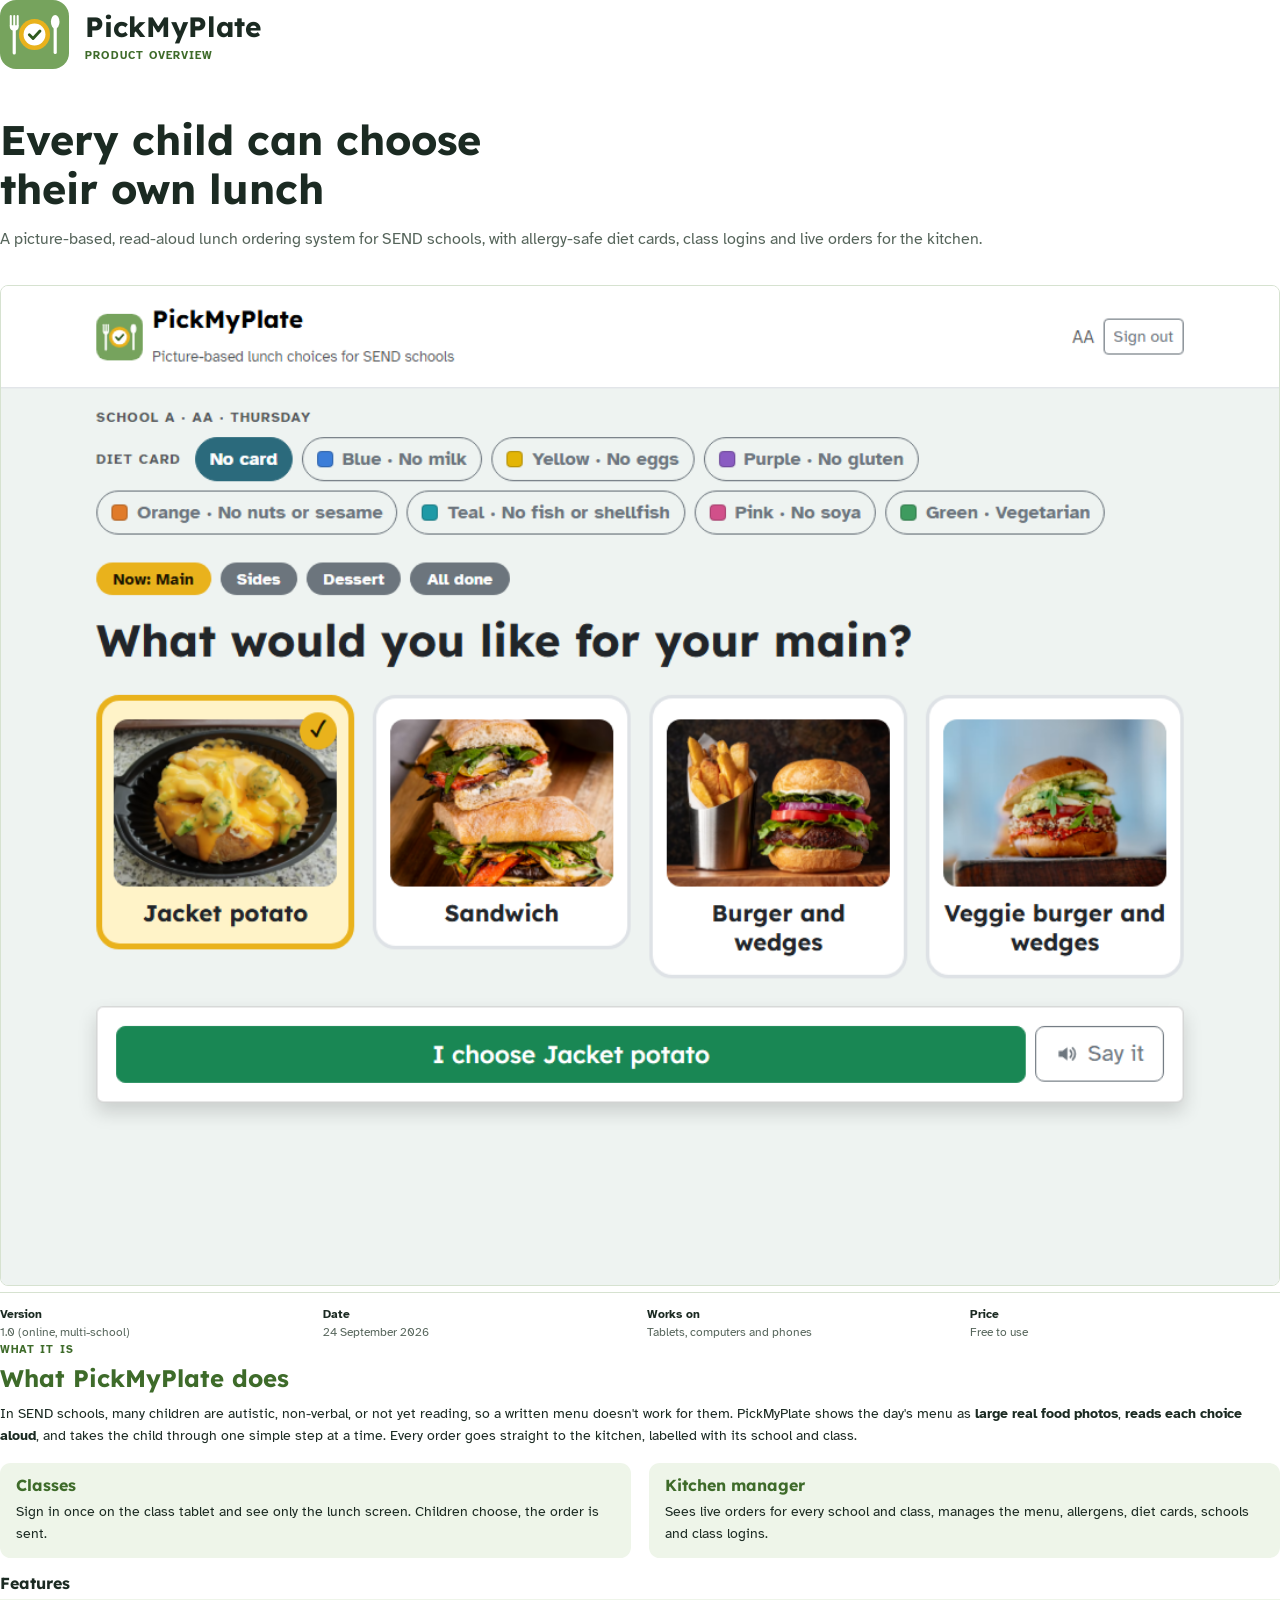
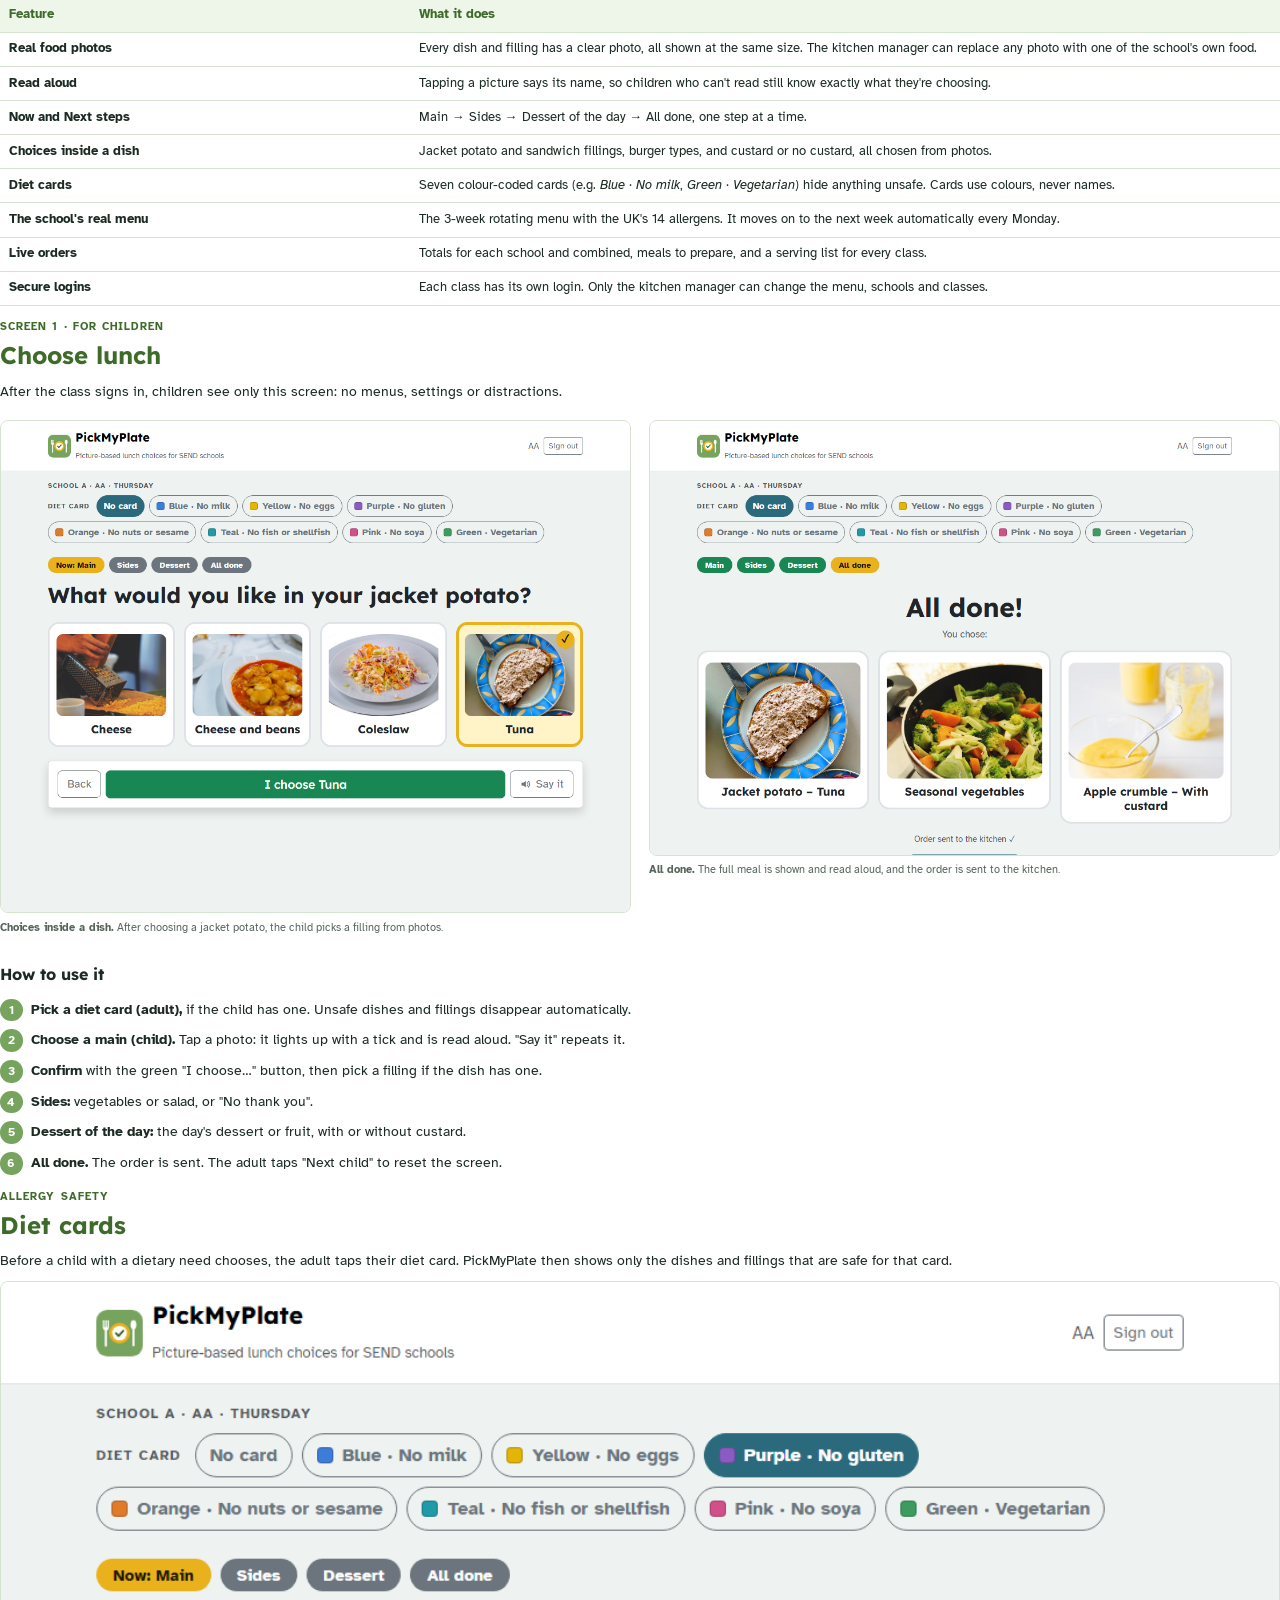
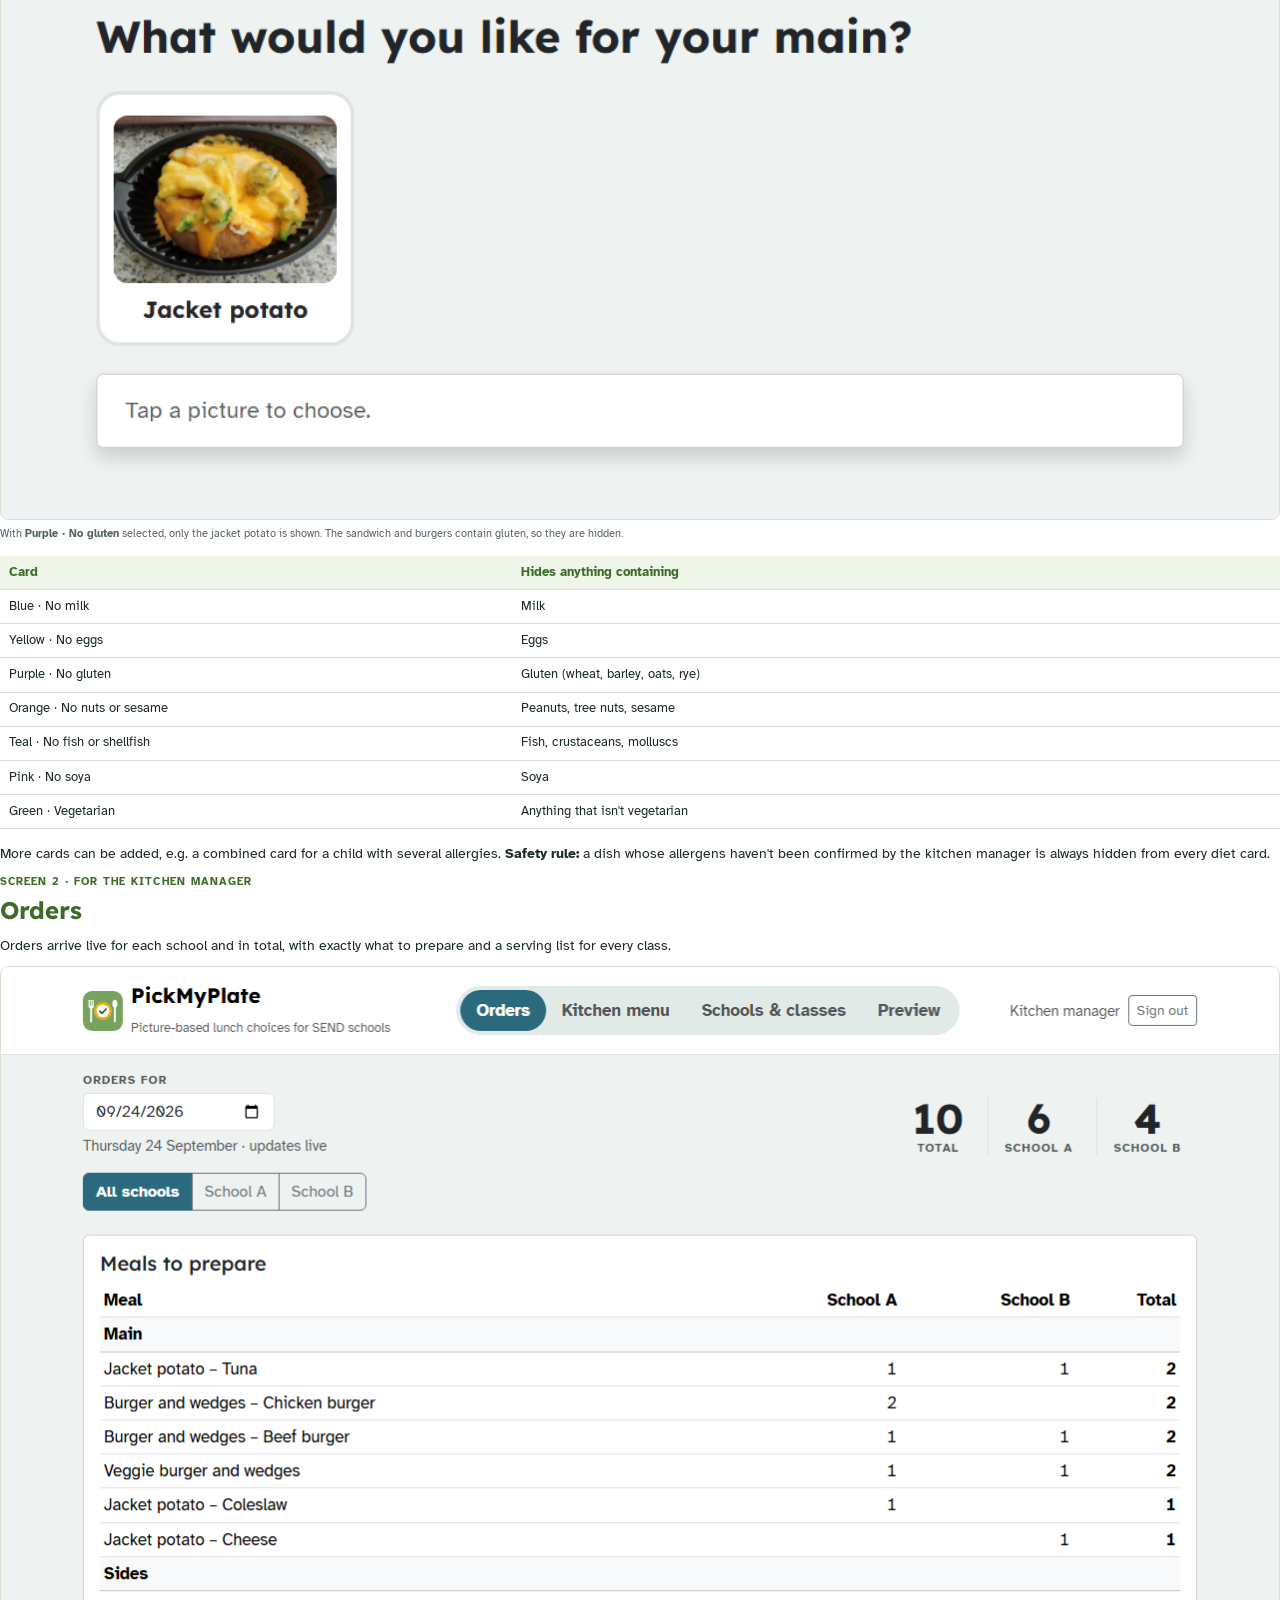
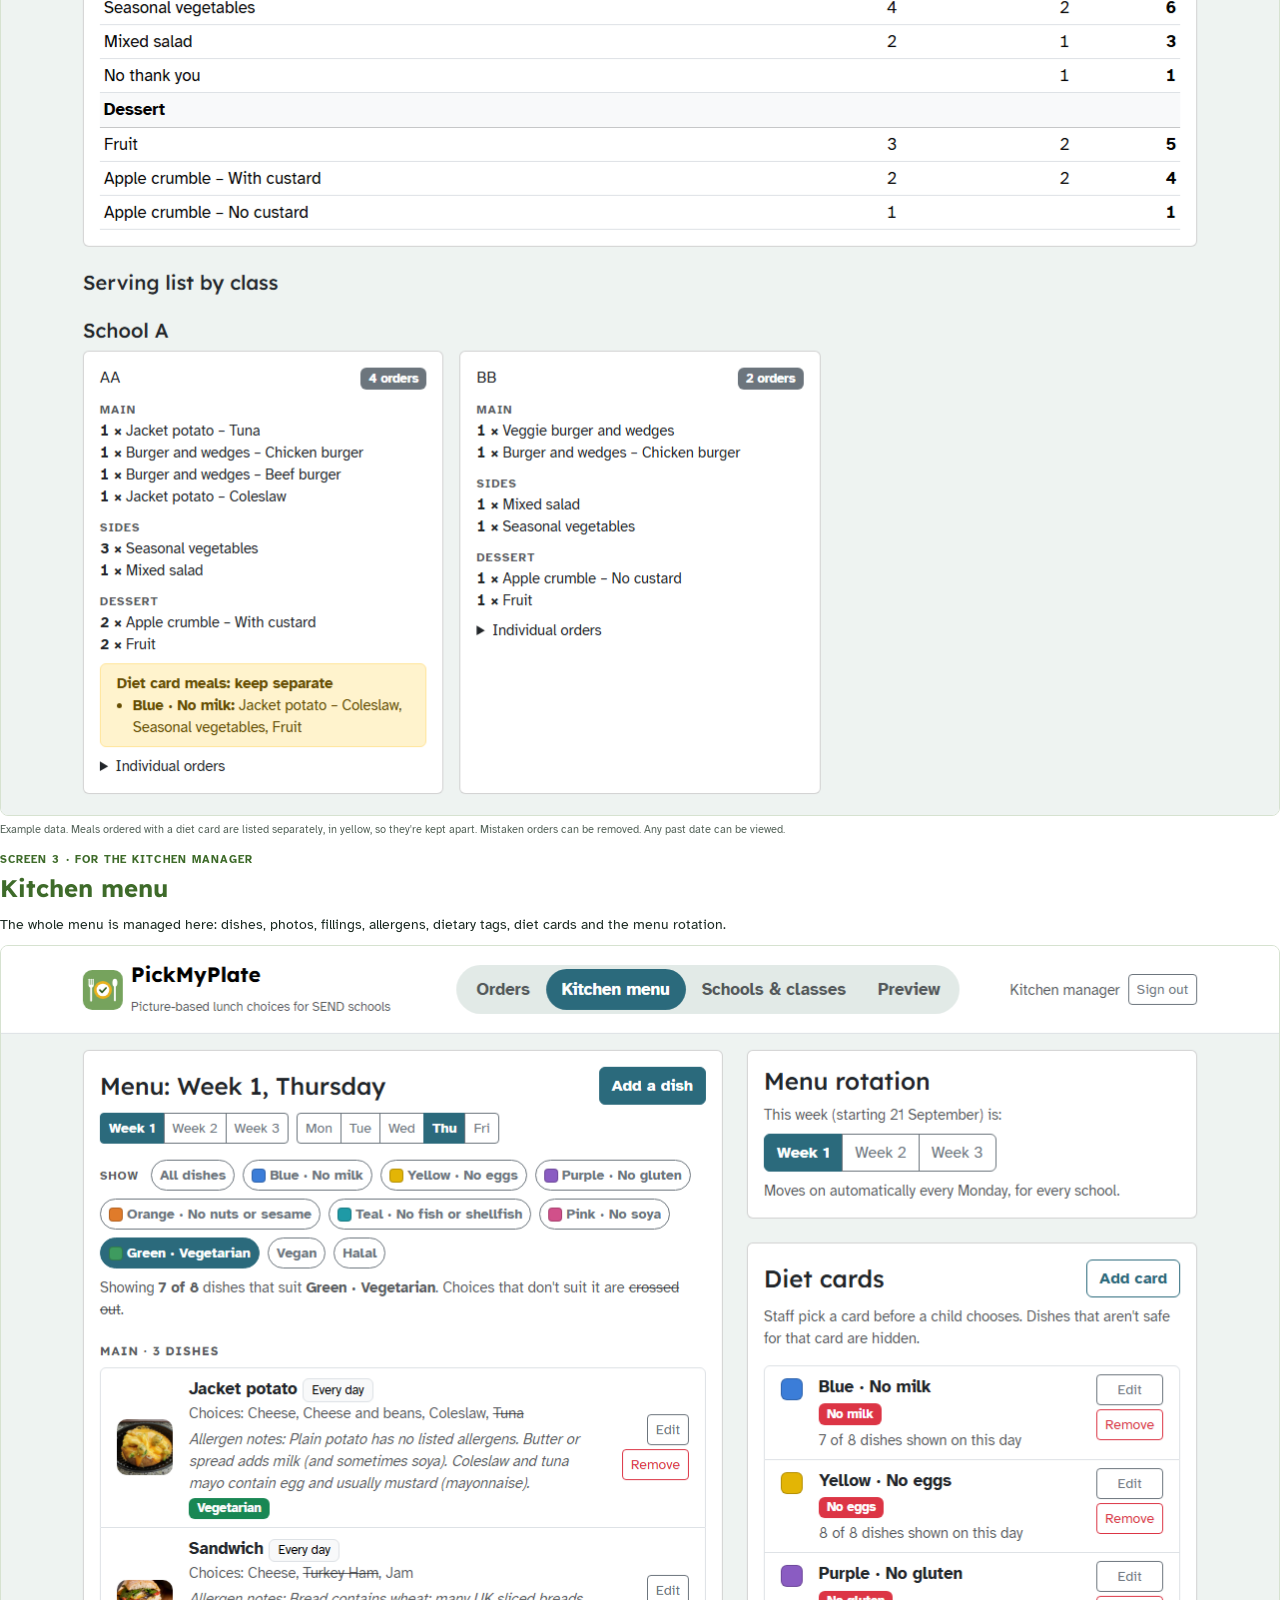
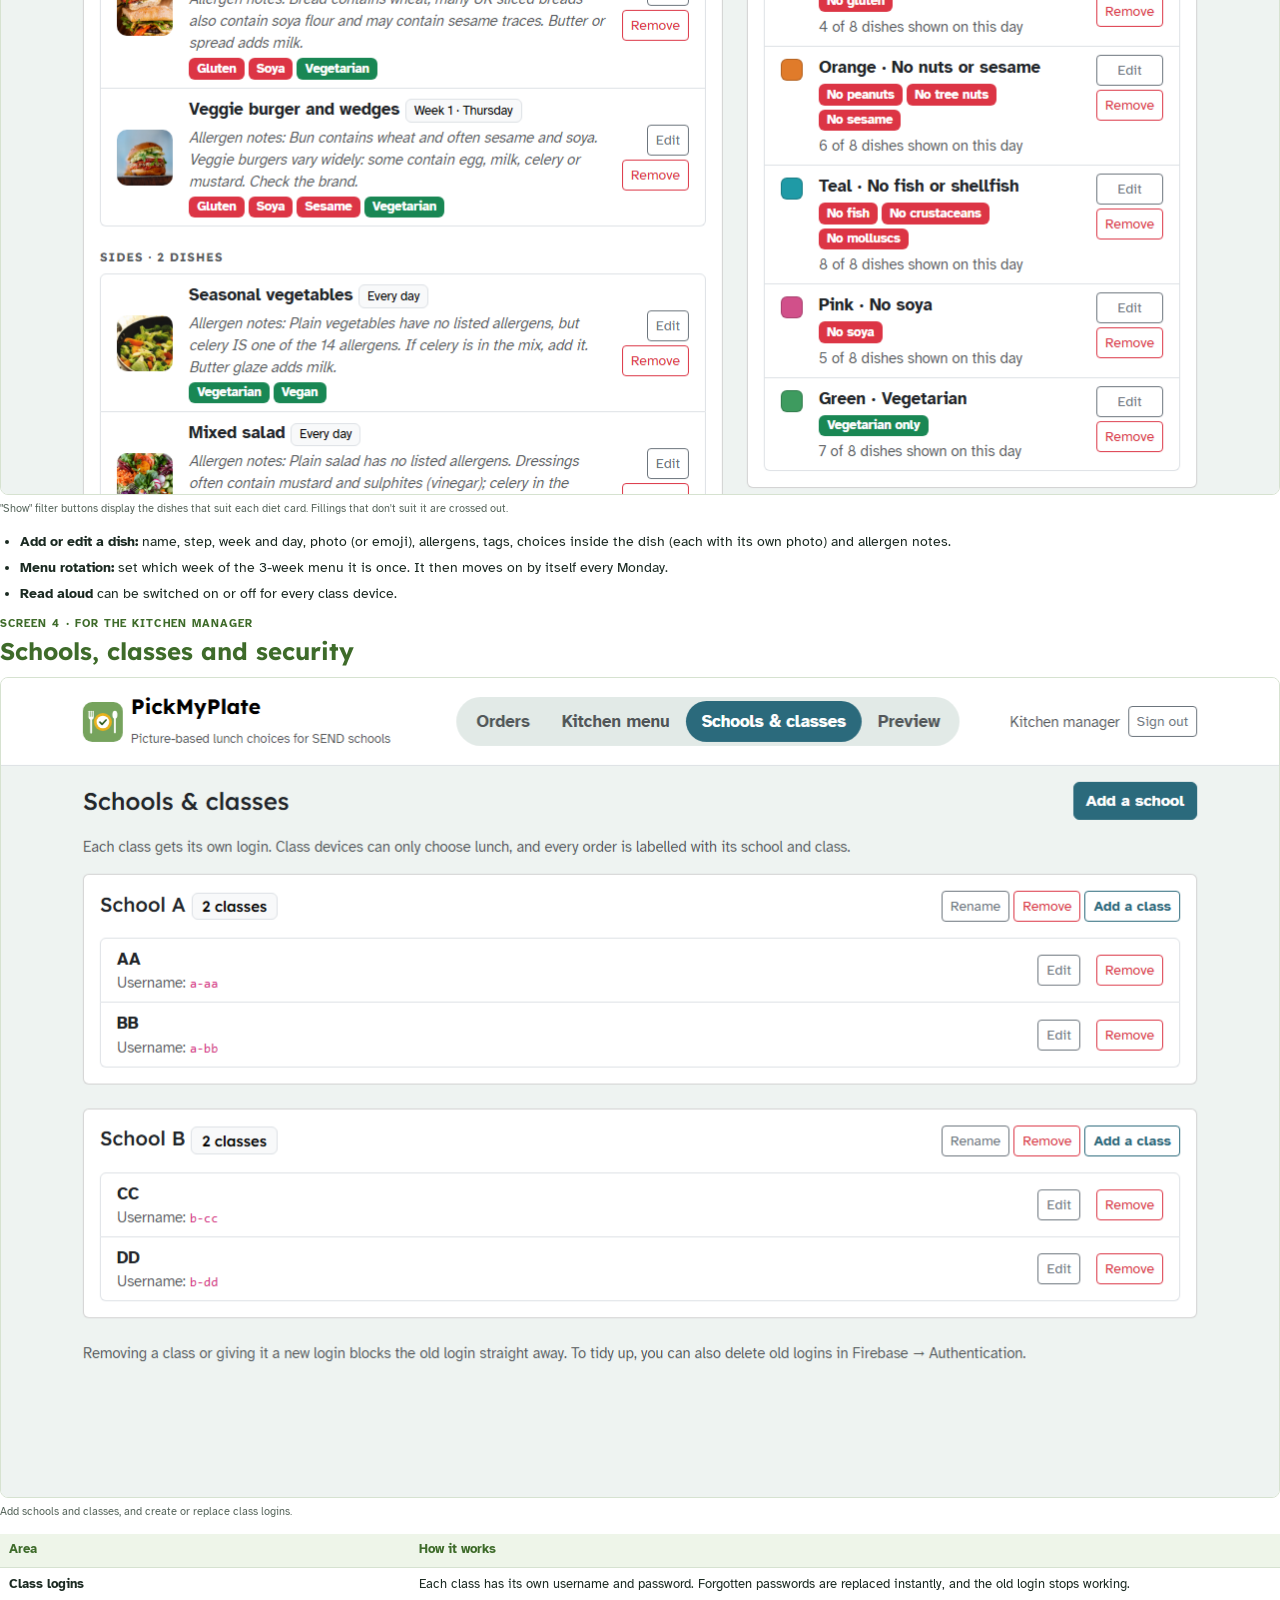
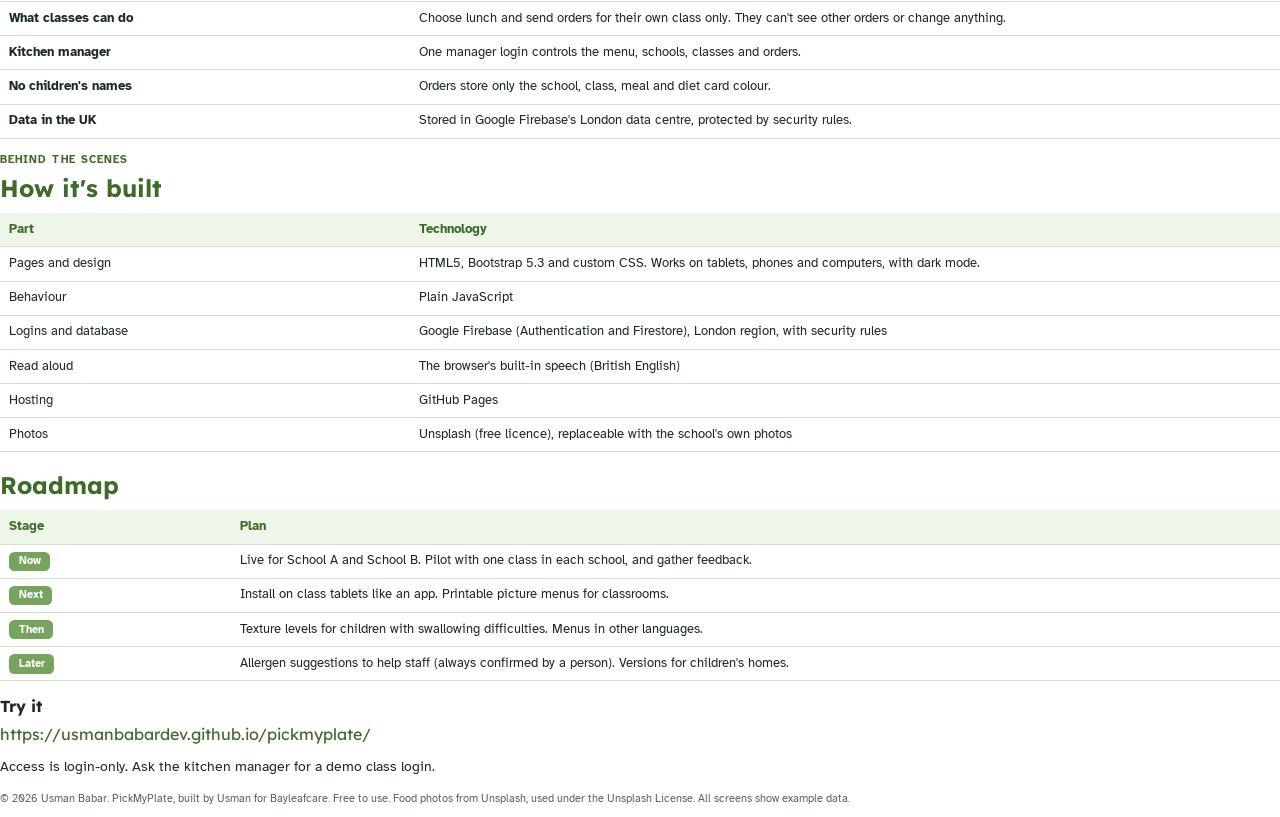
<file: docs/product-overview.html>
<!doctype html>
<html lang="en-GB">
<head>
<meta charset="utf-8">
<title>PickMyPlate – Product Overview</title>
<link rel="stylesheet" href="https://fonts.googleapis.com/css2?family=Atkinson+Hyperlegible:wght@400;700&family=Lexend:wght@500;700&display=swap">
<style>
  @page { size: A4; margin: 15mm 16mm 17mm; }
  :root { --green:#76A35D; --green-dark:#3E6B2A; --green-soft:#EEF5E9; --ink:#1B2A22; --muted:#56655B; --line:#D6E2D0; --yellow:#E9B21C; --yellow-soft:#FFF6D9; }
  * { box-sizing:border-box; }
  body { margin:0; font-family:"Atkinson Hyperlegible","Segoe UI",sans-serif; color:var(--ink); font-size:10.6pt; line-height:1.55; -webkit-print-color-adjust:exact; print-color-adjust:exact; }
  h1,h2,h3 { font-family:"Lexend","Segoe UI",sans-serif; line-height:1.2; margin:0; text-wrap:balance; }
  h2 { font-size:18pt; color:var(--green-dark); margin:0 0 8pt; }
  h3 { font-size:12pt; margin:12pt 0 4pt; }
  p { margin:0 0 7pt; }
  ul { margin:0 0 8pt; padding-left:15pt; } li { margin-bottom:3pt; }
  .page { page-break-after:always; } .page:last-child { page-break-after:auto; }
  .eyebrow { font-size:8pt; font-weight:700; letter-spacing:.1em; text-transform:uppercase; color:var(--green-dark); margin-bottom:4pt; }
  .lead { font-size:12pt; color:var(--muted); }
  .shot { border:1px solid var(--line); border-radius:6pt; overflow:hidden; margin:6pt 0 4pt; }
  .shot img { display:block; width:100%; }
  .cap { font-size:8.5pt; color:var(--muted); margin:0 0 10pt; }
  .grid2 { display:grid; grid-template-columns:1fr 1fr; gap:10pt 14pt; }
  .box { background:var(--green-soft); border-radius:8pt; padding:10pt 12pt; }
  .box h3 { margin-top:0; color:var(--green-dark); }
  table { width:100%; border-collapse:collapse; margin:4pt 0 10pt; font-size:9.6pt; }
  th,td { text-align:left; padding:5pt 7pt; border-bottom:1px solid var(--line); vertical-align:top; }
  th { background:var(--green-soft); color:var(--green-dark); }
  .num { display:inline-grid; place-items:center; width:17pt; height:17pt; border-radius:50%; background:var(--green); color:#fff; font-weight:700; font-size:9pt; margin-right:6pt; flex:none; }
  .steps { list-style:none; padding:0; } .steps li { display:flex; align-items:flex-start; margin-bottom:6pt; }
  .pill { display:inline-block; font-size:8pt; font-weight:700; padding:1pt 7pt; border-radius:4pt; background:var(--green); color:#fff; }
  .cover { min-height:262mm; display:flex; flex-direction:column; }
  .brand { display:flex; align-items:center; gap:12pt; }
  .brand img { width:52pt; height:52pt; }
  .brand .name { font-family:"Lexend",sans-serif; font-weight:700; font-size:21pt; }
  .cover h1 { font-size:31pt; margin:34pt 0 10pt; max-width:160mm; }
  .cover .shot { margin-top:18pt; }
  .meta { margin-top:auto; display:grid; grid-template-columns:repeat(4,1fr); gap:10pt; border-top:1px solid var(--line); padding-top:9pt; font-size:9pt; color:var(--muted); }
  .meta b { display:block; color:var(--ink); }
  .foot { font-size:8pt; color:var(--muted); margin-top:10pt; }
</style>
</head>
<body>

<!-- ================= COVER ================= -->
<section class="page cover">
  <div class="brand">
    <img src="../pickmyplate/img/logo.svg" alt="">
    <div><div class="name">PickMyPlate</div><div class="eyebrow" style="margin:0">Product overview</div></div>
  </div>
  <h1>Every child can choose their own lunch</h1>
  <p class="lead">A picture-based, read-aloud lunch ordering system for SEND schools, with allergy-safe diet cards, class logins and live orders for the kitchen.</p>
  <div class="shot"><img src="screens/p-child-selected.png" alt="The Choose lunch screen"></div>
  <div class="meta">
    <div><b>Version</b>1.0 (online, multi-school)</div>
    <div><b>Date</b>24 September 2026</div>
    <div><b>Works on</b>Tablets, computers and phones</div>
    <div><b>Price</b>Free to use</div>
  </div>
</section>

<!-- ================= WHAT IT DOES ================= -->
<section class="page">
  <div class="eyebrow">What it is</div>
  <h2>What PickMyPlate does</h2>
  <p>In SEND schools, many children are autistic, non-verbal, or not yet reading, so a written menu doesn't work for them. PickMyPlate shows the day's menu as <b>large real food photos</b>, <b>reads each choice aloud</b>, and takes the child through one simple step at a time. Every order goes straight to the kitchen, labelled with its school and class.</p>

  <div class="grid2" style="margin:12pt 0">
    <div class="box"><h3>Classes</h3>Sign in once on the class tablet and see only the lunch screen. Children choose, the order is sent.</div>
    <div class="box"><h3>Kitchen manager</h3>Sees live orders for every school and class, manages the menu, allergens, diet cards, schools and class logins.</div>
  </div>

  <h3>Features</h3>
  <table>
    <tr><th style="width:32%">Feature</th><th>What it does</th></tr>
    <tr><td><b>Real food photos</b></td><td>Every dish and filling has a clear photo, all shown at the same size. The kitchen manager can replace any photo with one of the school's own food.</td></tr>
    <tr><td><b>Read aloud</b></td><td>Tapping a picture says its name, so children who can't read still know exactly what they're choosing.</td></tr>
    <tr><td><b>Now and Next steps</b></td><td>Main → Sides → Dessert of the day → All done, one step at a time.</td></tr>
    <tr><td><b>Choices inside a dish</b></td><td>Jacket potato and sandwich fillings, burger types, and custard or no custard, all chosen from photos.</td></tr>
    <tr><td><b>Diet cards</b></td><td>Seven colour-coded cards (e.g. <i>Blue · No milk</i>, <i>Green · Vegetarian</i>) hide anything unsafe. Cards use colours, never names.</td></tr>
    <tr><td><b>The school's real menu</b></td><td>The 3-week rotating menu with the UK's 14 allergens. It moves on to the next week automatically every Monday.</td></tr>
    <tr><td><b>Live orders</b></td><td>Totals for each school and combined, meals to prepare, and a serving list for every class.</td></tr>
    <tr><td><b>Secure logins</b></td><td>Each class has its own login. Only the kitchen manager can change the menu, schools and classes.</td></tr>
  </table>
</section>

<!-- ================= CHILDREN ================= -->
<section class="page">
  <div class="eyebrow">Screen 1 · For children</div>
  <h2>Choose lunch</h2>
  <p>After the class signs in, children see only this screen: no menus, settings or distractions.</p>
  <div class="grid2">
    <div>
      <div class="shot"><img src="screens/p-child-option.png" alt="Choosing a filling"></div>
      <p class="cap"><b>Choices inside a dish.</b> After choosing a jacket potato, the child picks a filling from photos.</p>
    </div>
    <div>
      <div class="shot"><img src="screens/p-child-done.png" alt="All done screen"></div>
      <p class="cap"><b>All done.</b> The full meal is shown and read aloud, and the order is sent to the kitchen.</p>
    </div>
  </div>
  <h3>How to use it</h3>
  <ol class="steps">
    <li><span class="num">1</span><span><b>Pick a diet card (adult),</b> if the child has one. Unsafe dishes and fillings disappear automatically.</span></li>
    <li><span class="num">2</span><span><b>Choose a main (child).</b> Tap a photo: it lights up with a tick and is read aloud. "Say it" repeats it.</span></li>
    <li><span class="num">3</span><span><b>Confirm</b> with the green "I choose…" button, then pick a filling if the dish has one.</span></li>
    <li><span class="num">4</span><span><b>Sides:</b> vegetables or salad, or "No thank you".</span></li>
    <li><span class="num">5</span><span><b>Dessert of the day:</b> the day's dessert or fruit, with or without custard.</span></li>
    <li><span class="num">6</span><span><b>All done.</b> The order is sent. The adult taps "Next child" to reset the screen.</span></li>
  </ol>
</section>

<!-- ================= DIET CARDS ================= -->
<section class="page">
  <div class="eyebrow">Allergy safety</div>
  <h2>Diet cards</h2>
  <p>Before a child with a dietary need chooses, the adult taps their diet card. PickMyPlate then shows only the dishes and fillings that are safe for that card.</p>
  <div class="shot"><img src="screens/p-child-card.png" alt="Choosing with the Purple No gluten card"></div>
  <p class="cap">With <b>Purple · No gluten</b> selected, only the jacket potato is shown. The sandwich and burgers contain gluten, so they are hidden.</p>
  <table>
    <tr><th style="width:40%">Card</th><th>Hides anything containing</th></tr>
    <tr><td>Blue · No milk</td><td>Milk</td></tr>
    <tr><td>Yellow · No eggs</td><td>Eggs</td></tr>
    <tr><td>Purple · No gluten</td><td>Gluten (wheat, barley, oats, rye)</td></tr>
    <tr><td>Orange · No nuts or sesame</td><td>Peanuts, tree nuts, sesame</td></tr>
    <tr><td>Teal · No fish or shellfish</td><td>Fish, crustaceans, molluscs</td></tr>
    <tr><td>Pink · No soya</td><td>Soya</td></tr>
    <tr><td>Green · Vegetarian</td><td>Anything that isn't vegetarian</td></tr>
  </table>
  <p>More cards can be added, e.g. a combined card for a child with several allergies. <b>Safety rule:</b> a dish whose allergens haven't been confirmed by the kitchen manager is always hidden from every diet card.</p>
</section>

<!-- ================= ORDERS ================= -->
<section class="page">
  <div class="eyebrow">Screen 2 · For the kitchen manager</div>
  <h2>Orders</h2>
  <p>Orders arrive live for each school and in total, with exactly what to prepare and a serving list for every class.</p>
  <div class="shot"><img src="screens/p-orders.png" alt="Orders screen"></div>
  <p class="cap">Example data. Meals ordered with a diet card are listed separately, in yellow, so they're kept apart. Mistaken orders can be removed. Any past date can be viewed.</p>
</section>

<!-- ================= KITCHEN MENU ================= -->
<section class="page">
  <div class="eyebrow">Screen 3 · For the kitchen manager</div>
  <h2>Kitchen menu</h2>
  <p>The whole menu is managed here: dishes, photos, fillings, allergens, dietary tags, diet cards and the menu rotation.</p>
  <div class="shot"><img src="screens/p-kitchen.png" alt="Kitchen menu screen"></div>
  <p class="cap">"Show" filter buttons display the dishes that suit each diet card. Fillings that don't suit it are crossed out.</p>
  <ul>
    <li><b>Add or edit a dish:</b> name, step, week and day, photo (or emoji), allergens, tags, choices inside the dish (each with its own photo) and allergen notes.</li>
    <li><b>Menu rotation:</b> set which week of the 3-week menu it is once. It then moves on by itself every Monday.</li>
    <li><b>Read aloud</b> can be switched on or off for every class device.</li>
  </ul>
</section>

<!-- ================= SCHOOLS, CLASSES & SECURITY ================= -->
<section class="page">
  <div class="eyebrow">Screen 4 · For the kitchen manager</div>
  <h2>Schools, classes and security</h2>
  <div class="shot"><img src="screens/p-setup.png" alt="Schools and classes screen"></div>
  <p class="cap">Add schools and classes, and create or replace class logins.</p>
  <table>
    <tr><th style="width:32%">Area</th><th>How it works</th></tr>
    <tr><td><b>Class logins</b></td><td>Each class has its own username and password. Forgotten passwords are replaced instantly, and the old login stops working.</td></tr>
    <tr><td><b>What classes can do</b></td><td>Choose lunch and send orders for their own class only. They can't see other orders or change anything.</td></tr>
    <tr><td><b>Kitchen manager</b></td><td>One manager login controls the menu, schools, classes and orders.</td></tr>
    <tr><td><b>No children's names</b></td><td>Orders store only the school, class, meal and diet card colour.</td></tr>
    <tr><td><b>Data in the UK</b></td><td>Stored in Google Firebase's London data centre, protected by security rules.</td></tr>
  </table>
</section>

<!-- ================= TECH & ROADMAP ================= -->
<section class="page">
  <div class="eyebrow">Behind the scenes</div>
  <h2>How it's built</h2>
  <table>
    <tr><th style="width:32%">Part</th><th>Technology</th></tr>
    <tr><td>Pages and design</td><td>HTML5, Bootstrap 5.3 and custom CSS. Works on tablets, phones and computers, with dark mode.</td></tr>
    <tr><td>Behaviour</td><td>Plain JavaScript</td></tr>
    <tr><td>Logins and database</td><td>Google Firebase (Authentication and Firestore), London region, with security rules</td></tr>
    <tr><td>Read aloud</td><td>The browser's built-in speech (British English)</td></tr>
    <tr><td>Hosting</td><td>GitHub Pages</td></tr>
    <tr><td>Photos</td><td>Unsplash (free licence), replaceable with the school's own photos</td></tr>
  </table>

  <h2 style="margin-top:14pt">Roadmap</h2>
  <table>
    <tr><th style="width:18%">Stage</th><th>Plan</th></tr>
    <tr><td><span class="pill">Now</span></td><td>Live for School A and School B. Pilot with one class in each school, and gather feedback.</td></tr>
    <tr><td><span class="pill">Next</span></td><td>Install on class tablets like an app. Printable picture menus for classrooms.</td></tr>
    <tr><td><span class="pill">Then</span></td><td>Texture levels for children with swallowing difficulties. Menus in other languages.</td></tr>
    <tr><td><span class="pill">Later</span></td><td>Allergen suggestions to help staff (always confirmed by a person). Versions for children's homes.</td></tr>
  </table>

  <h3>Try it</h3>
  <p style="font-family:'Lexend',sans-serif;font-size:12pt;color:var(--green-dark)">https://usmanbabardev.github.io/pickmyplate/</p>
  <p>Access is login-only. Ask the kitchen manager for a demo class login.</p>
  <p class="foot">© 2026 Usman Babar. PickMyPlate, built by Usman for Bayleafcare. Free to use. Food photos from Unsplash, used under the Unsplash License. All screens show example data.</p>
</section>

</body>
</html>
</file>
